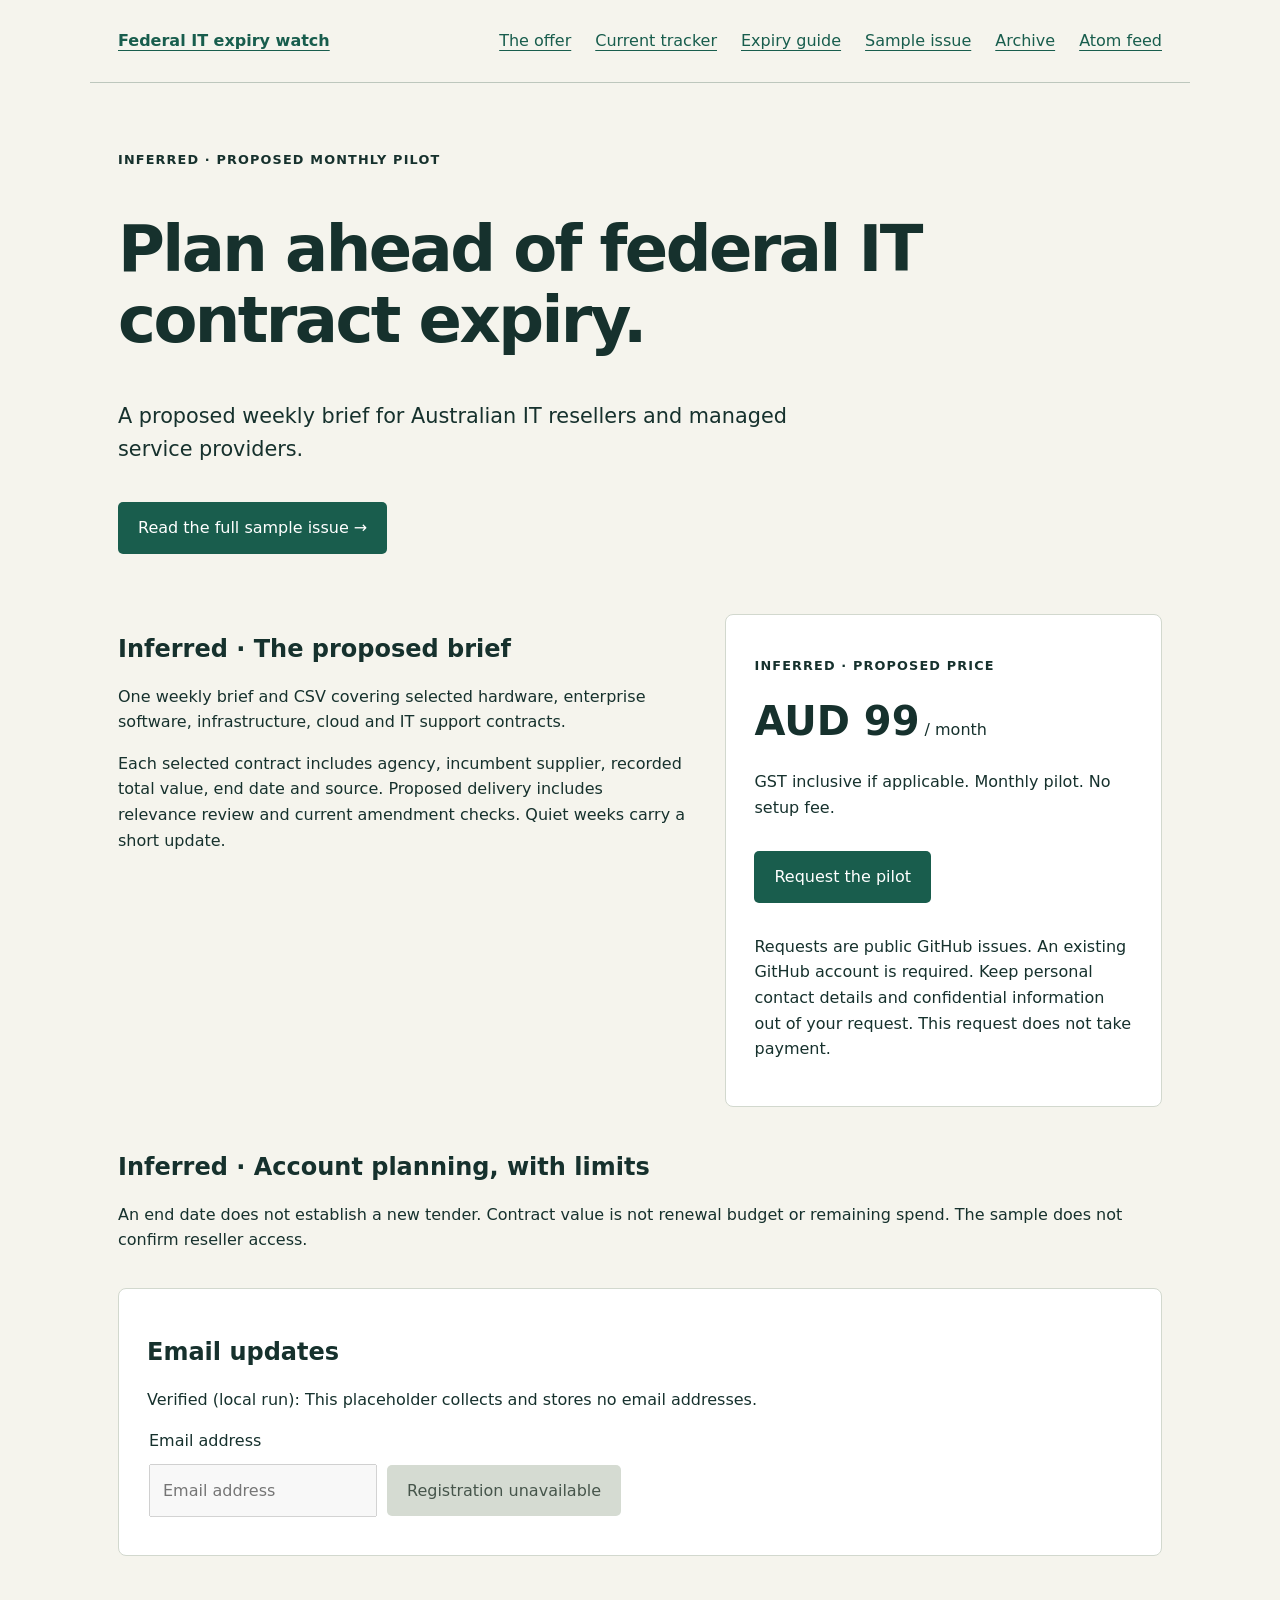
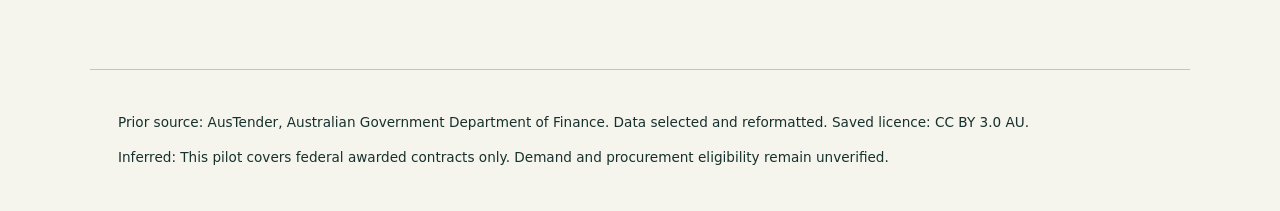
<file: index.html>
<!doctype html><html lang="en-AU"><head><meta charset="utf-8"><meta name="viewport" content="width=device-width,initial-scale=1"><link rel="stylesheet" href="styles.css"><link rel="alternate" type="application/atom+xml" title="Federal IT expiry watch issues" href="feed.atom"><title>Federal IT contract expiry intelligence | Federal IT expiry watch</title>
<meta name="description" content="Review Australian federal IT contract expiries, explore a free weekly brief and CSV, and request the proposed AUD 99/month pilot.">
<link rel="canonical" href="https://maxmaxrouge-rgb.github.io/federal-it-expiry-watch/">
<meta property="og:type" content="website">
<meta property="og:site_name" content="Federal IT expiry watch">
<meta property="og:title" content="Federal IT contract expiry intelligence | Federal IT expiry watch">
<meta property="og:description" content="Review Australian federal IT contract expiries, explore a free weekly brief and CSV, and request the proposed AUD 99/month pilot.">
<meta property="og:url" content="https://maxmaxrouge-rgb.github.io/federal-it-expiry-watch/">
<meta property="og:image" content="https://maxmaxrouge-rgb.github.io/federal-it-expiry-watch/social-preview.png">
<meta property="og:image:width" content="1200">
<meta property="og:image:height" content="630">
<meta property="og:image:alt" content="Federal IT expiry watch: Australian government IT contract intelligence">
<meta name="twitter:card" content="summary_large_image">
<meta name="twitter:title" content="Federal IT contract expiry intelligence | Federal IT expiry watch">
<meta name="twitter:description" content="Review Australian federal IT contract expiries, explore a free weekly brief and CSV, and request the proposed AUD 99/month pilot.">
<meta name="twitter:image" content="https://maxmaxrouge-rgb.github.io/federal-it-expiry-watch/social-preview.png">
<meta name="twitter:image:alt" content="Federal IT expiry watch: Australian government IT contract intelligence">
</head><body><header><a class="brand" href="index.html">Federal IT expiry watch</a><nav aria-label="Main"><a href="index.html">The offer</a><a href="sample.html">Current tracker</a><a href="find-expiring-government-it-contracts.html">Expiry guide</a><a href="issue-2026-11-09.html">Sample issue</a><a href="archive.html">Archive</a><a href="feed.atom">Atom feed</a></nav></header><main><p class="eyebrow">Inferred · Proposed monthly pilot</p><h1>Plan ahead of federal IT contract expiry.</h1><p class="lead">A proposed weekly brief for Australian IT resellers and managed service providers.</p><a class="button" href="issue-2026-11-09.html">Read the full sample issue →</a><section class="offer"><div><h2>Inferred · The proposed brief</h2><p>One weekly brief and CSV covering selected hardware, enterprise software, infrastructure, cloud and IT support contracts.</p><p>Each selected contract includes agency, incumbent supplier, recorded total value, end date and source. Proposed delivery includes relevance review and current amendment checks. Quiet weeks carry a short update.</p></div><aside><p class="eyebrow">Inferred · Proposed price</p><p class="price">AUD 99<span> / month</span></p><p>GST inclusive if applicable. Monthly pilot. No setup fee.</p><a class="button" href="https://github.com/maxmaxrouge-rgb/federal-it-expiry-watch/issues/new?template=request.yml" aria-describedby="request-status">Request the pilot</a><p id="request-status">Requests are public GitHub issues. An existing GitHub account is required. Keep personal contact details and confidential information out of your request. This request does not take payment.</p></aside></section><section><h2>Inferred · Account planning, with limits</h2><p>An end date does not establish a new tender. Contract value is not renewal budget or remaining spend. The sample does not confirm reseller access.</p></section><section class="capture"><h2>Email updates</h2><p>Verified (local run): This placeholder collects and stores no email addresses.</p><fieldset disabled><label for="email">Email address</label><input id="email" type="email" placeholder="Email address" autocomplete="off"><button disabled>Registration unavailable</button></fieldset></section></main><footer><p>Prior source: AusTender, Australian Government Department of Finance. Data selected and reformatted. Saved licence: CC BY 3.0 AU.</p><p>Inferred: This pilot covers federal awarded contracts only. Demand and procurement eligibility remain unverified.</p></footer></body></html>
</file>
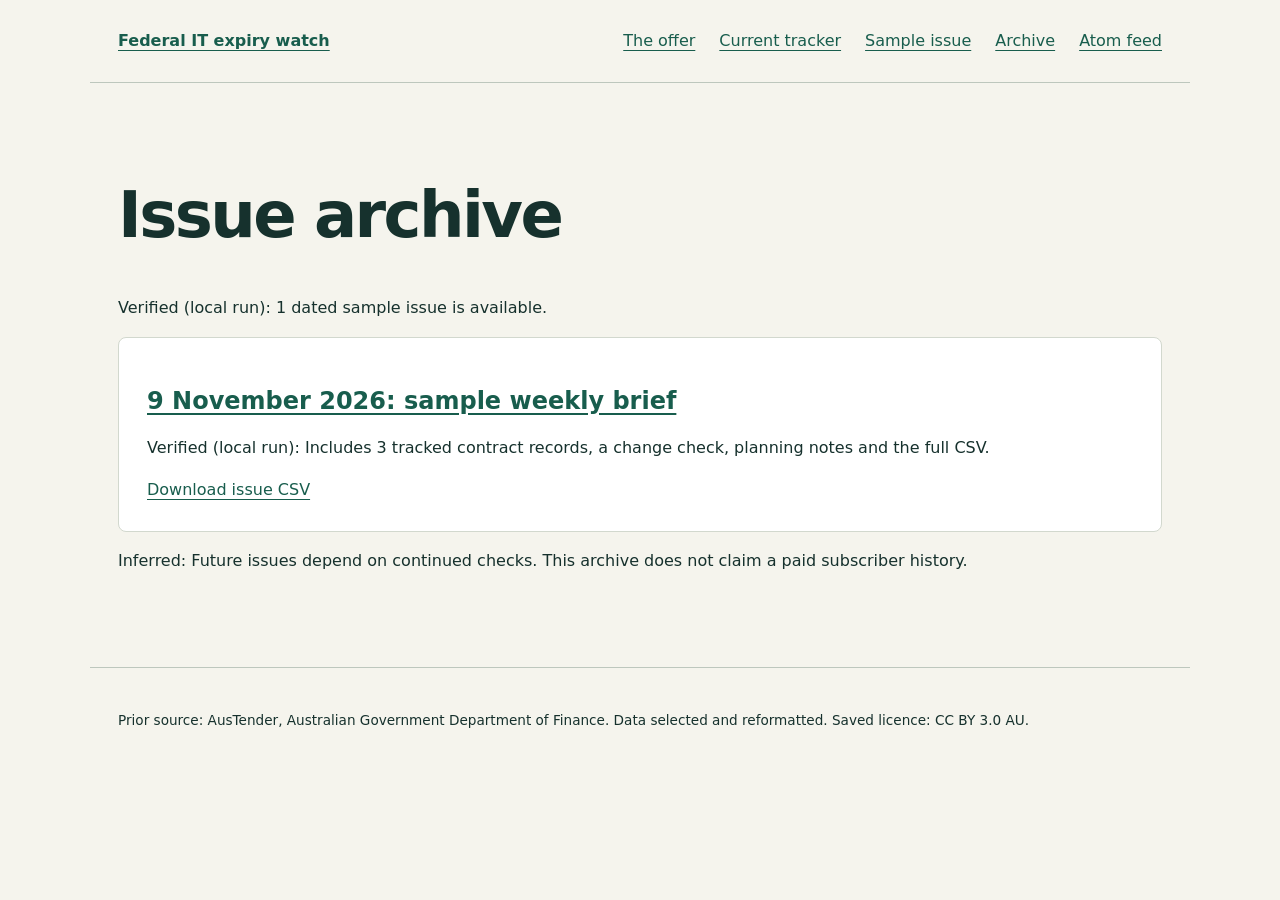
<file: archive.html>
<!doctype html><html lang="en-AU"><head><meta charset="utf-8"><meta name="viewport" content="width=device-width,initial-scale=1"><link rel="stylesheet" href="styles.css"><link rel="alternate" type="application/atom+xml" title="Federal IT expiry watch issues" href="feed.atom"><title>Weekly federal IT brief archive | Federal IT expiry watch</title>
<meta name="description" content="Browse dated sample issues of Federal IT expiry watch and download the accompanying Australian government IT contract CSV data.">
<link rel="canonical" href="https://maxmaxrouge-rgb.github.io/federal-it-expiry-watch/archive.html">
<meta property="og:type" content="website">
<meta property="og:site_name" content="Federal IT expiry watch">
<meta property="og:title" content="Weekly federal IT brief archive | Federal IT expiry watch">
<meta property="og:description" content="Browse dated sample issues of Federal IT expiry watch and download the accompanying Australian government IT contract CSV data.">
<meta property="og:url" content="https://maxmaxrouge-rgb.github.io/federal-it-expiry-watch/archive.html">
<meta property="og:image" content="https://maxmaxrouge-rgb.github.io/federal-it-expiry-watch/social-preview.png">
<meta property="og:image:width" content="1200">
<meta property="og:image:height" content="630">
<meta property="og:image:alt" content="Federal IT expiry watch: Australian government IT contract intelligence">
<meta name="twitter:card" content="summary_large_image">
<meta name="twitter:title" content="Weekly federal IT brief archive | Federal IT expiry watch">
<meta name="twitter:description" content="Browse dated sample issues of Federal IT expiry watch and download the accompanying Australian government IT contract CSV data.">
<meta name="twitter:image" content="https://maxmaxrouge-rgb.github.io/federal-it-expiry-watch/social-preview.png">
<meta name="twitter:image:alt" content="Federal IT expiry watch: Australian government IT contract intelligence">
</head><body><header><a class="brand" href="index.html">Federal IT expiry watch</a><nav aria-label="Main"><a href="index.html">The offer</a><a href="sample.html">Current tracker</a><a href="issue-2026-11-09.html">Sample issue</a><a href="archive.html">Archive</a><a href="feed.atom">Atom feed</a></nav></header><main><h1>Issue archive</h1><p>Verified (local run): 1 dated sample issue is available.</p><article><h2><a href="issue-2026-11-09.html">9 November 2026: sample weekly brief</a></h2><p>Verified (local run): Includes 3 tracked contract records, a change check, planning notes and the full CSV.</p><a href="issue-2026-11-09.csv">Download issue CSV</a></article><p>Inferred: Future issues depend on continued checks. This archive does not claim a paid subscriber history.</p></main><footer><p>Prior source: AusTender, Australian Government Department of Finance. Data selected and reformatted. Saved licence: CC BY 3.0 AU.</p></footer></body></html>
</file>
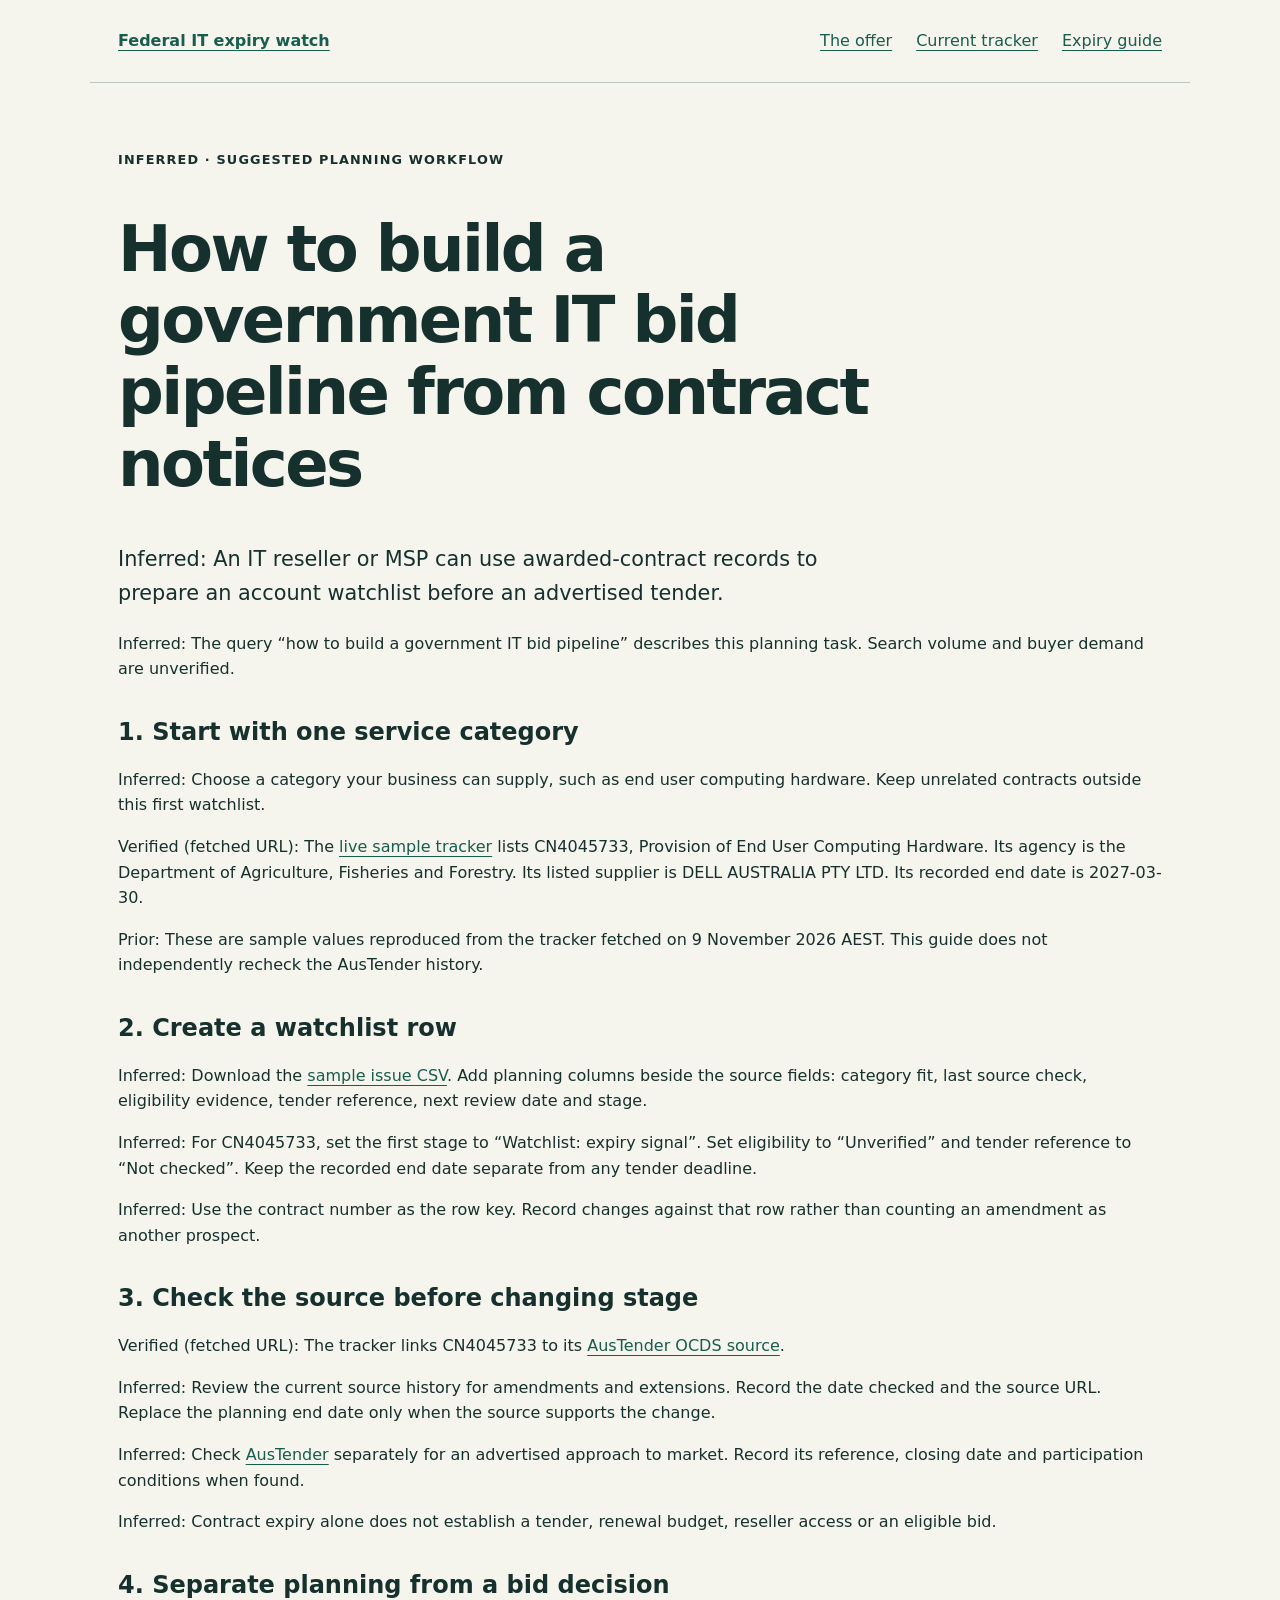
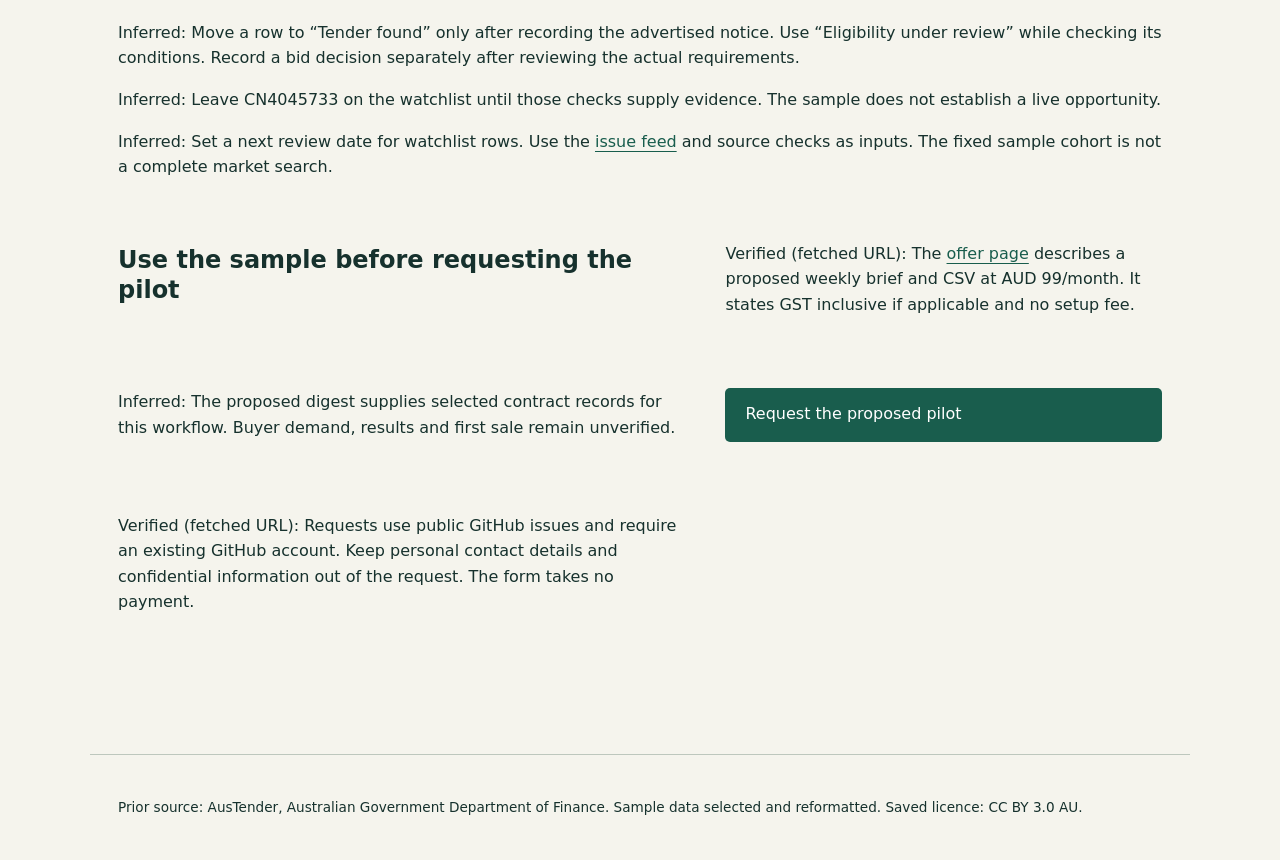
<file: build-government-it-bid-pipeline.html>
<!doctype html><html lang="en-AU"><head><meta charset="utf-8"><meta name="viewport" content="width=device-width,initial-scale=1"><link rel="stylesheet" href="styles.css"><title>How to build a government IT bid pipeline from contract notices | Federal IT expiry watch</title>
<meta name="description" content="Use the federal IT sample to create an account-planning pipeline, separate contract expiry signals from open tenders, and record source checks."><link rel="canonical" href="https://maxmaxrouge-rgb.github.io/federal-it-expiry-watch/build-government-it-bid-pipeline.html">
<meta property="og:type" content="article"><meta property="og:site_name" content="Federal IT expiry watch"><meta property="og:title" content="How to build a government IT bid pipeline from contract notices"><meta property="og:description" content="Use the federal IT sample to create an account-planning pipeline, separate contract expiry signals from open tenders, and record source checks."><meta property="og:url" content="https://maxmaxrouge-rgb.github.io/federal-it-expiry-watch/build-government-it-bid-pipeline.html"><meta property="og:image" content="https://maxmaxrouge-rgb.github.io/federal-it-expiry-watch/social-preview.png"></head>
<body><header><a class="brand" href="index.html">Federal IT expiry watch</a><nav aria-label="Main"><a href="index.html">The offer</a><a href="sample.html">Current tracker</a><a href="find-expiring-government-it-contracts.html">Expiry guide</a></nav></header><main>
<p class="eyebrow">Inferred · Suggested planning workflow</p><h1>How to build a government IT bid pipeline from contract notices</h1>
<p class="lead">Inferred: An IT reseller or MSP can use awarded-contract records to prepare an account watchlist before an advertised tender.</p>
<p>Inferred: The query “how to build a government IT bid pipeline” describes this planning task. Search volume and buyer demand are unverified.</p>
<section><h2>1. Start with one service category</h2><p>Inferred: Choose a category your business can supply, such as end user computing hardware. Keep unrelated contracts outside this first watchlist.</p><p>Verified (fetched URL): The <a href="sample.html">live sample tracker</a> lists CN4045733, Provision of End User Computing Hardware. Its agency is the Department of Agriculture, Fisheries and Forestry. Its listed supplier is DELL AUSTRALIA PTY LTD. Its recorded end date is 2027-03-30.</p><p>Prior: These are sample values reproduced from the tracker fetched on 9 November 2026 AEST. This guide does not independently recheck the AusTender history.</p></section>
<section><h2>2. Create a watchlist row</h2><p>Inferred: Download the <a href="issue-2026-11-09.csv">sample issue CSV</a>. Add planning columns beside the source fields: category fit, last source check, eligibility evidence, tender reference, next review date and stage.</p><p>Inferred: For CN4045733, set the first stage to “Watchlist: expiry signal”. Set eligibility to “Unverified” and tender reference to “Not checked”. Keep the recorded end date separate from any tender deadline.</p><p>Inferred: Use the contract number as the row key. Record changes against that row rather than counting an amendment as another prospect.</p></section>
<section><h2>3. Check the source before changing stage</h2><p>Verified (fetched URL): The tracker links CN4045733 to its <a href="https://api.tenders.gov.au/ocds/findById/CN4045733">AusTender OCDS source</a>.</p><p>Inferred: Review the current source history for amendments and extensions. Record the date checked and the source URL. Replace the planning end date only when the source supports the change.</p><p>Inferred: Check <a href="https://www.tenders.gov.au/">AusTender</a> separately for an advertised approach to market. Record its reference, closing date and participation conditions when found.</p><p>Inferred: Contract expiry alone does not establish a tender, renewal budget, reseller access or an eligible bid.</p></section>
<section><h2>4. Separate planning from a bid decision</h2><p>Inferred: Move a row to “Tender found” only after recording the advertised notice. Use “Eligibility under review” while checking its conditions. Record a bid decision separately after reviewing the actual requirements.</p><p>Inferred: Leave CN4045733 on the watchlist until those checks supply evidence. The sample does not establish a live opportunity.</p><p>Inferred: Set a next review date for watchlist rows. Use the <a href="feed.atom">issue feed</a> and source checks as inputs. The fixed sample cohort is not a complete market search.</p></section>
<section class="offer"><h2>Use the sample before requesting the pilot</h2><p>Verified (fetched URL): The <a href="index.html">offer page</a> describes a proposed weekly brief and CSV at AUD 99/month. It states GST inclusive if applicable and no setup fee.</p><p>Inferred: The proposed digest supplies selected contract records for this workflow. Buyer demand, results and first sale remain unverified.</p><a class="button" href="https://github.com/maxmaxrouge-rgb/federal-it-expiry-watch/issues/new?template=request.yml">Request the proposed pilot</a><p>Verified (fetched URL): Requests use public GitHub issues and require an existing GitHub account. Keep personal contact details and confidential information out of the request. The form takes no payment.</p></section>
</main><footer><p>Prior source: AusTender, Australian Government Department of Finance. Sample data selected and reformatted. Saved licence: CC BY 3.0 AU.</p></footer></body></html>
</file>
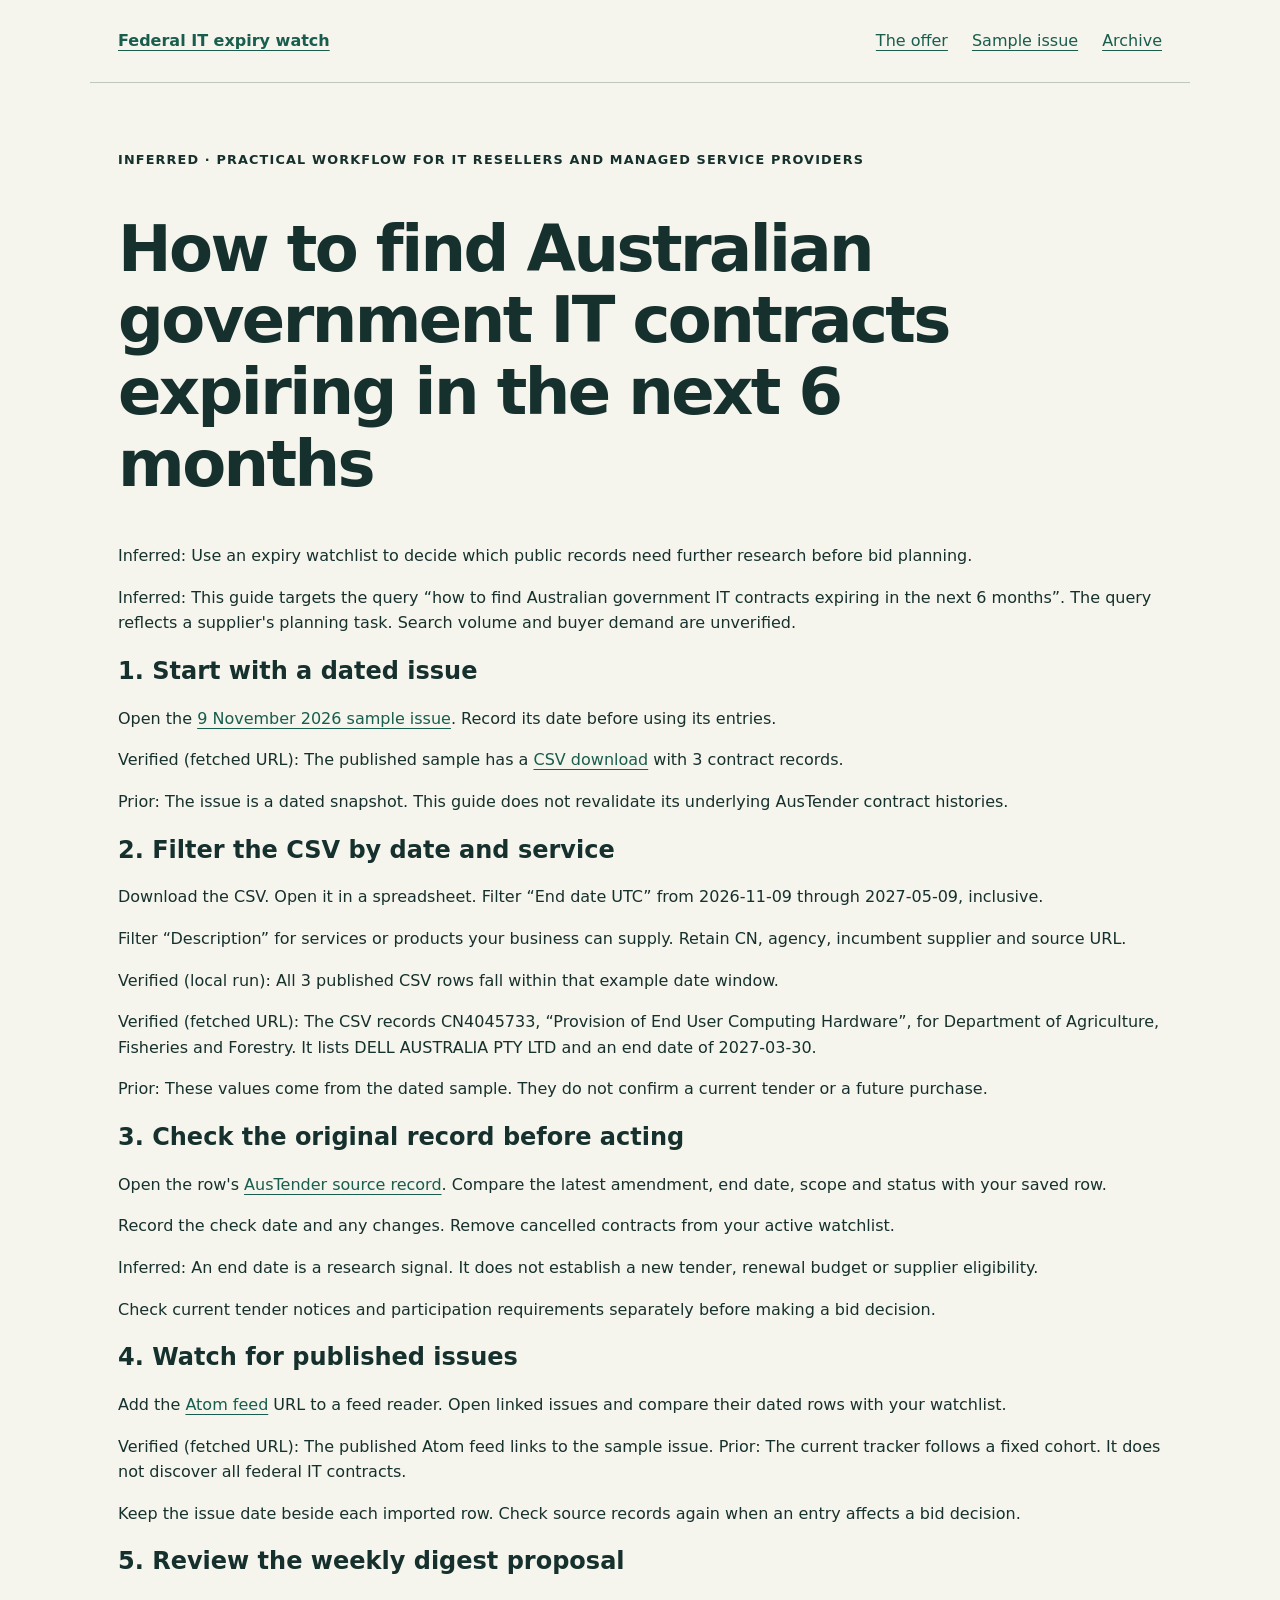
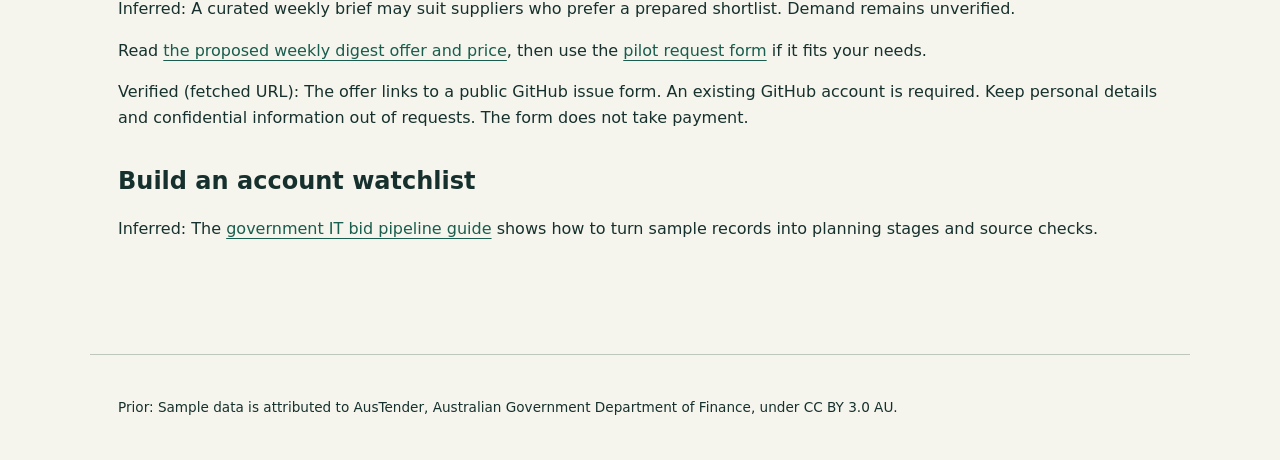
<file: find-expiring-government-it-contracts.html>
<!doctype html><html lang="en-AU"><head><meta charset="utf-8"><meta name="viewport" content="width=device-width,initial-scale=1"><link rel="stylesheet" href="styles.css"><link rel="alternate" type="application/atom+xml" title="Federal IT expiry watch issues" href="feed.atom"><title>How to find Australian government IT contracts expiring in the next 6 months | Federal IT expiry watch</title>
<meta name="description" content="Use a federal IT contract sample, CSV and Atom feed to build an expiry watchlist and check source records before bid planning.">
<link rel="canonical" href="https://maxmaxrouge-rgb.github.io/federal-it-expiry-watch/find-expiring-government-it-contracts.html">
<meta property="og:type" content="website">
<meta property="og:site_name" content="Federal IT expiry watch">
<meta property="og:title" content="How to find Australian government IT contracts expiring in the next 6 months">
<meta property="og:description" content="Use a federal IT contract sample, CSV and Atom feed to build an expiry watchlist and check source records before bid planning.">
<meta property="og:url" content="https://maxmaxrouge-rgb.github.io/federal-it-expiry-watch/find-expiring-government-it-contracts.html">
<meta property="og:image" content="https://maxmaxrouge-rgb.github.io/federal-it-expiry-watch/social-preview.png">
<meta property="og:image:width" content="1200">
<meta property="og:image:height" content="630">
<meta property="og:image:alt" content="Federal IT expiry watch: Australian government IT contract intelligence">
<meta name="twitter:card" content="summary_large_image">
<meta name="twitter:title" content="How to find Australian government IT contracts expiring in the next 6 months">
<meta name="twitter:description" content="Use a federal IT contract sample, CSV and Atom feed to build an expiry watchlist and check source records before bid planning.">
<meta name="twitter:image" content="https://maxmaxrouge-rgb.github.io/federal-it-expiry-watch/social-preview.png">
<meta name="twitter:image:alt" content="Federal IT expiry watch: Australian government IT contract intelligence">
</head><body><header><a class="brand" href="index.html">Federal IT expiry watch</a><nav><a href="index.html">The offer</a><a href="issue-2026-11-09.html">Sample issue</a><a href="archive.html">Archive</a></nav></header><main>
<p class="eyebrow">Inferred · Practical workflow for IT resellers and managed service providers</p><h1>How to find Australian government IT contracts expiring in the next 6 months</h1>
<p>Inferred: Use an expiry watchlist to decide which public records need further research before bid planning.</p>
<p>Inferred: This guide targets the query “how to find Australian government IT contracts expiring in the next 6 months”. The query reflects a supplier's planning task. Search volume and buyer demand are unverified.</p>
<h2>1. Start with a dated issue</h2><p>Open the <a href="issue-2026-11-09.html">9 November 2026 sample issue</a>. Record its date before using its entries.</p>
<p>Verified (fetched URL): The published sample has a <a href="issue-2026-11-09.csv">CSV download</a> with 3 contract records.</p>
<p>Prior: The issue is a dated snapshot. This guide does not revalidate its underlying AusTender contract histories.</p>
<h2>2. Filter the CSV by date and service</h2><p>Download the CSV. Open it in a spreadsheet. Filter “End date UTC” from 2026-11-09 through 2027-05-09, inclusive.</p><p>Filter “Description” for services or products your business can supply. Retain CN, agency, incumbent supplier and source URL.</p>
<p>Verified (local run): All 3 published CSV rows fall within that example date window.</p>
<p>Verified (fetched URL): The CSV records CN4045733, “Provision of End User Computing Hardware”, for Department of Agriculture, Fisheries and Forestry. It lists DELL AUSTRALIA PTY LTD and an end date of 2027-03-30.</p>
<p>Prior: These values come from the dated sample. They do not confirm a current tender or a future purchase.</p>
<h2>3. Check the original record before acting</h2><p>Open the row's <a href="https://api.tenders.gov.au/ocds/findById/CN4045733">AusTender source record</a>. Compare the latest amendment, end date, scope and status with your saved row.</p><p>Record the check date and any changes. Remove cancelled contracts from your active watchlist.</p>
<p>Inferred: An end date is a research signal. It does not establish a new tender, renewal budget or supplier eligibility.</p><p>Check current tender notices and participation requirements separately before making a bid decision.</p>
<h2>4. Watch for published issues</h2><p>Add the <a href="feed.atom">Atom feed</a> URL to a feed reader. Open linked issues and compare their dated rows with your watchlist.</p><p>Verified (fetched URL): The published Atom feed links to the sample issue. Prior: The current tracker follows a fixed cohort. It does not discover all federal IT contracts.</p><p>Keep the issue date beside each imported row. Check source records again when an entry affects a bid decision.</p>
<h2>5. Review the weekly digest proposal</h2><p>Inferred: A curated weekly brief may suit suppliers who prefer a prepared shortlist. Demand remains unverified.</p><p>Read <a href="index.html">the proposed weekly digest offer and price</a>, then use the <a href="https://github.com/maxmaxrouge-rgb/federal-it-expiry-watch/issues/new?template=request.yml">pilot request form</a> if it fits your needs.</p><p>Verified (fetched URL): The offer links to a public GitHub issue form. An existing GitHub account is required. Keep personal details and confidential information out of requests. The form does not take payment.</p>
<section><h2>Build an account watchlist</h2><p>Inferred: The <a href="build-government-it-bid-pipeline.html">government IT bid pipeline guide</a> shows how to turn sample records into planning stages and source checks.</p></section></main><footer><p>Prior: Sample data is attributed to AusTender, Australian Government Department of Finance, under CC BY 3.0 AU.</p></footer></body></html>
</file>
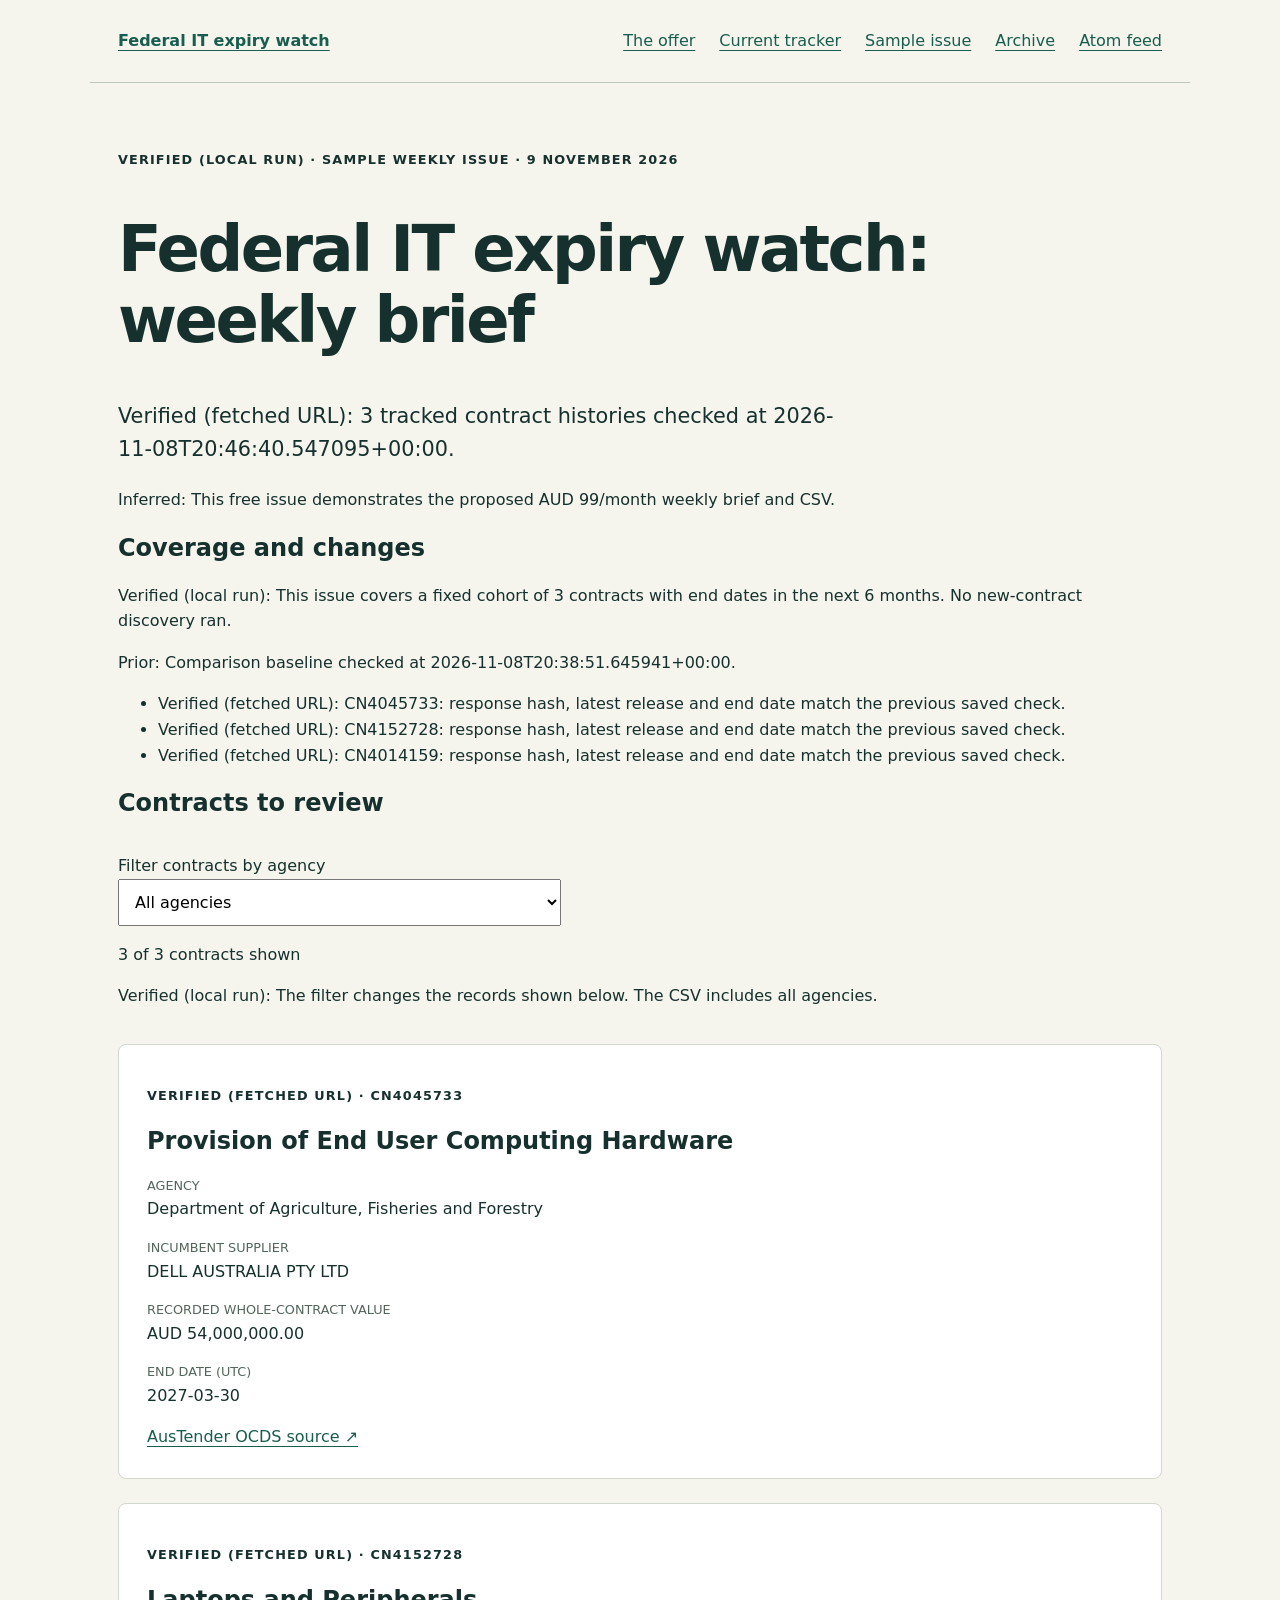
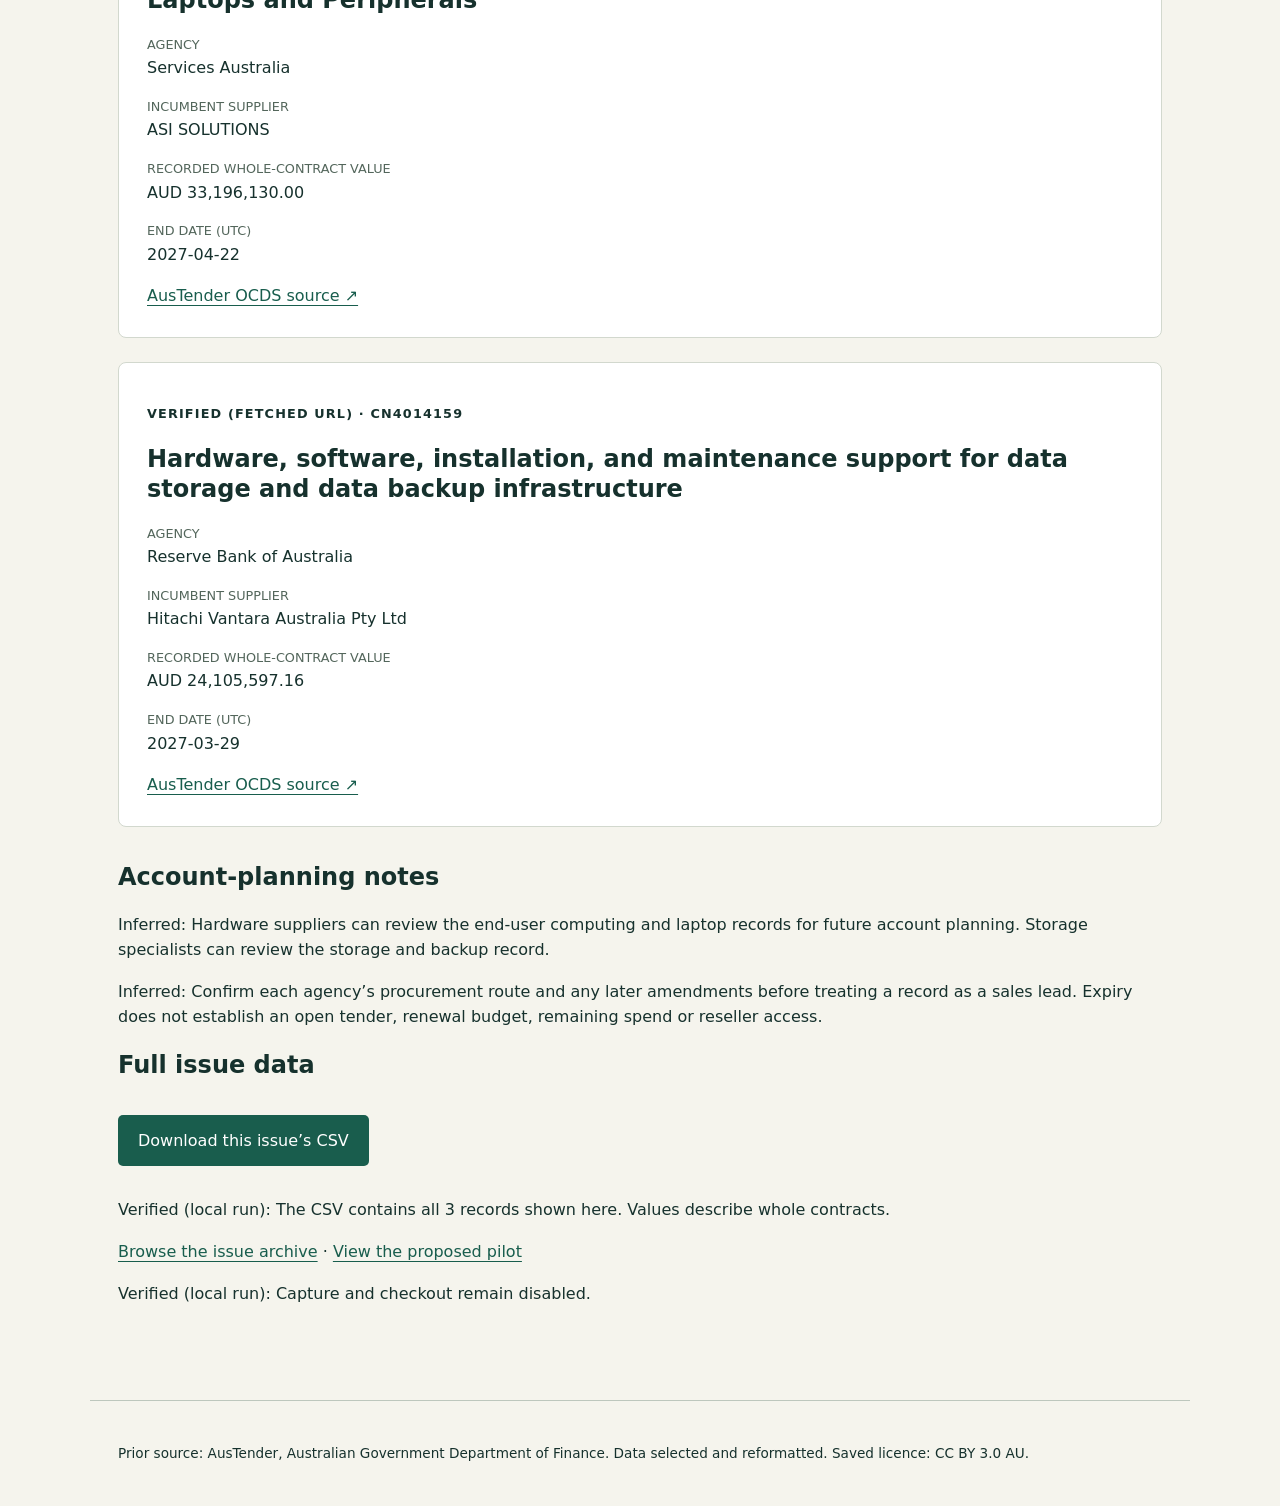
<file: issue-2026-11-09.html>
<!doctype html><html lang="en-AU"><head><meta charset="utf-8"><meta name="viewport" content="width=device-width,initial-scale=1"><link rel="stylesheet" href="styles.css"><link rel="alternate" type="application/atom+xml" title="Federal IT expiry watch issues" href="feed.atom"><title>Federal IT expiry brief: 9 November 2026 | Federal IT expiry watch</title>
<meta name="description" content="Read the 9 November 2026 sample brief covering 3 federal IT contracts, source checks, account-planning notes and a downloadable CSV.">
<link rel="canonical" href="https://maxmaxrouge-rgb.github.io/federal-it-expiry-watch/issue-2026-11-09.html">
<meta property="og:type" content="website">
<meta property="og:site_name" content="Federal IT expiry watch">
<meta property="og:title" content="Federal IT expiry brief: 9 November 2026 | Federal IT expiry watch">
<meta property="og:description" content="Read the 9 November 2026 sample brief covering 3 federal IT contracts, source checks, account-planning notes and a downloadable CSV.">
<meta property="og:url" content="https://maxmaxrouge-rgb.github.io/federal-it-expiry-watch/issue-2026-11-09.html">
<meta property="og:image" content="https://maxmaxrouge-rgb.github.io/federal-it-expiry-watch/social-preview.png">
<meta property="og:image:width" content="1200">
<meta property="og:image:height" content="630">
<meta property="og:image:alt" content="Federal IT expiry watch: Australian government IT contract intelligence">
<meta name="twitter:card" content="summary_large_image">
<meta name="twitter:title" content="Federal IT expiry brief: 9 November 2026 | Federal IT expiry watch">
<meta name="twitter:description" content="Read the 9 November 2026 sample brief covering 3 federal IT contracts, source checks, account-planning notes and a downloadable CSV.">
<meta name="twitter:image" content="https://maxmaxrouge-rgb.github.io/federal-it-expiry-watch/social-preview.png">
<meta name="twitter:image:alt" content="Federal IT expiry watch: Australian government IT contract intelligence">
</head><body><header><a class="brand" href="index.html">Federal IT expiry watch</a><nav aria-label="Main"><a href="index.html">The offer</a><a href="sample.html">Current tracker</a><a href="issue-2026-11-09.html">Sample issue</a><a href="archive.html">Archive</a><a href="feed.atom">Atom feed</a></nav></header><main><p class="eyebrow">Verified (local run) · Sample weekly issue · 9 November 2026</p><h1>Federal IT expiry watch: weekly brief</h1><p class="lead">Verified (fetched URL): 3 tracked contract histories checked at 2026-11-08T20:46:40.547095+00:00.</p><p>Inferred: This free issue demonstrates the proposed AUD 99/month weekly brief and CSV.</p><h2>Coverage and changes</h2><p>Verified (local run): This issue covers a fixed cohort of 3 contracts with end dates in the next 6 months. No new-contract discovery ran.</p><p>Prior: Comparison baseline checked at 2026-11-08T20:38:51.645941+00:00.</p><ul><li>Verified (fetched URL): CN4045733: response hash, latest release and end date match the previous saved check.</li><li>Verified (fetched URL): CN4152728: response hash, latest release and end date match the previous saved check.</li><li>Verified (fetched URL): CN4014159: response hash, latest release and end date match the previous saved check.</li></ul><h2>Contracts to review</h2><section id="agency-controls" hidden><label for="agency-filter">Filter contracts by agency</label><select id="agency-filter"><option value="">All agencies</option></select><p id="agency-count" role="status" aria-live="polite"></p><p>Verified (local run): The filter changes the records shown below. The CSV includes all agencies.</p></section><div class="records"><article><p class="eyebrow">Verified (fetched URL) · CN4045733</p><h2>Provision of End User Computing Hardware</h2><dl><dt>Agency</dt><dd>Department of Agriculture, Fisheries and Forestry</dd><dt>Incumbent supplier</dt><dd>DELL AUSTRALIA PTY LTD</dd><dt>Recorded whole-contract value</dt><dd>AUD 54,000,000.00</dd><dt>End date (UTC)</dt><dd>2027-03-30</dd></dl><a href="https://api.tenders.gov.au/ocds/findById/CN4045733">AusTender OCDS source ↗</a></article><article><p class="eyebrow">Verified (fetched URL) · CN4152728</p><h2>Laptops and Peripherals</h2><dl><dt>Agency</dt><dd>Services Australia</dd><dt>Incumbent supplier</dt><dd>ASI SOLUTIONS</dd><dt>Recorded whole-contract value</dt><dd>AUD 33,196,130.00</dd><dt>End date (UTC)</dt><dd>2027-04-22</dd></dl><a href="https://api.tenders.gov.au/ocds/findById/CN4152728">AusTender OCDS source ↗</a></article><article><p class="eyebrow">Verified (fetched URL) · CN4014159</p><h2>Hardware, software, installation, and maintenance support for data storage and data backup infrastructure</h2><dl><dt>Agency</dt><dd>Reserve Bank of Australia</dd><dt>Incumbent supplier</dt><dd>Hitachi Vantara Australia Pty Ltd</dd><dt>Recorded whole-contract value</dt><dd>AUD 24,105,597.16</dd><dt>End date (UTC)</dt><dd>2027-03-29</dd></dl><a href="https://api.tenders.gov.au/ocds/findById/CN4014159">AusTender OCDS source ↗</a></article></div><h2>Account-planning notes</h2><p>Inferred: Hardware suppliers can review the end-user computing and laptop records for future account planning. Storage specialists can review the storage and backup record.</p><p>Inferred: Confirm each agency’s procurement route and any later amendments before treating a record as a sales lead. Expiry does not establish an open tender, renewal budget, remaining spend or reseller access.</p><h2>Full issue data</h2><p><a class="button" href="issue-2026-11-09.csv">Download this issue’s CSV</a></p><p>Verified (local run): The CSV contains all 3 records shown here. Values describe whole contracts.</p><p><a href="archive.html">Browse the issue archive</a> · <a href="index.html">View the proposed pilot</a></p><p>Verified (local run): Capture and checkout remain disabled.</p></main><footer><p>Prior source: AusTender, Australian Government Department of Finance. Data selected and reformatted. Saved licence: CC BY 3.0 AU.</p></footer><script src="agency-filter.js" defer></script></body></html>
</file>
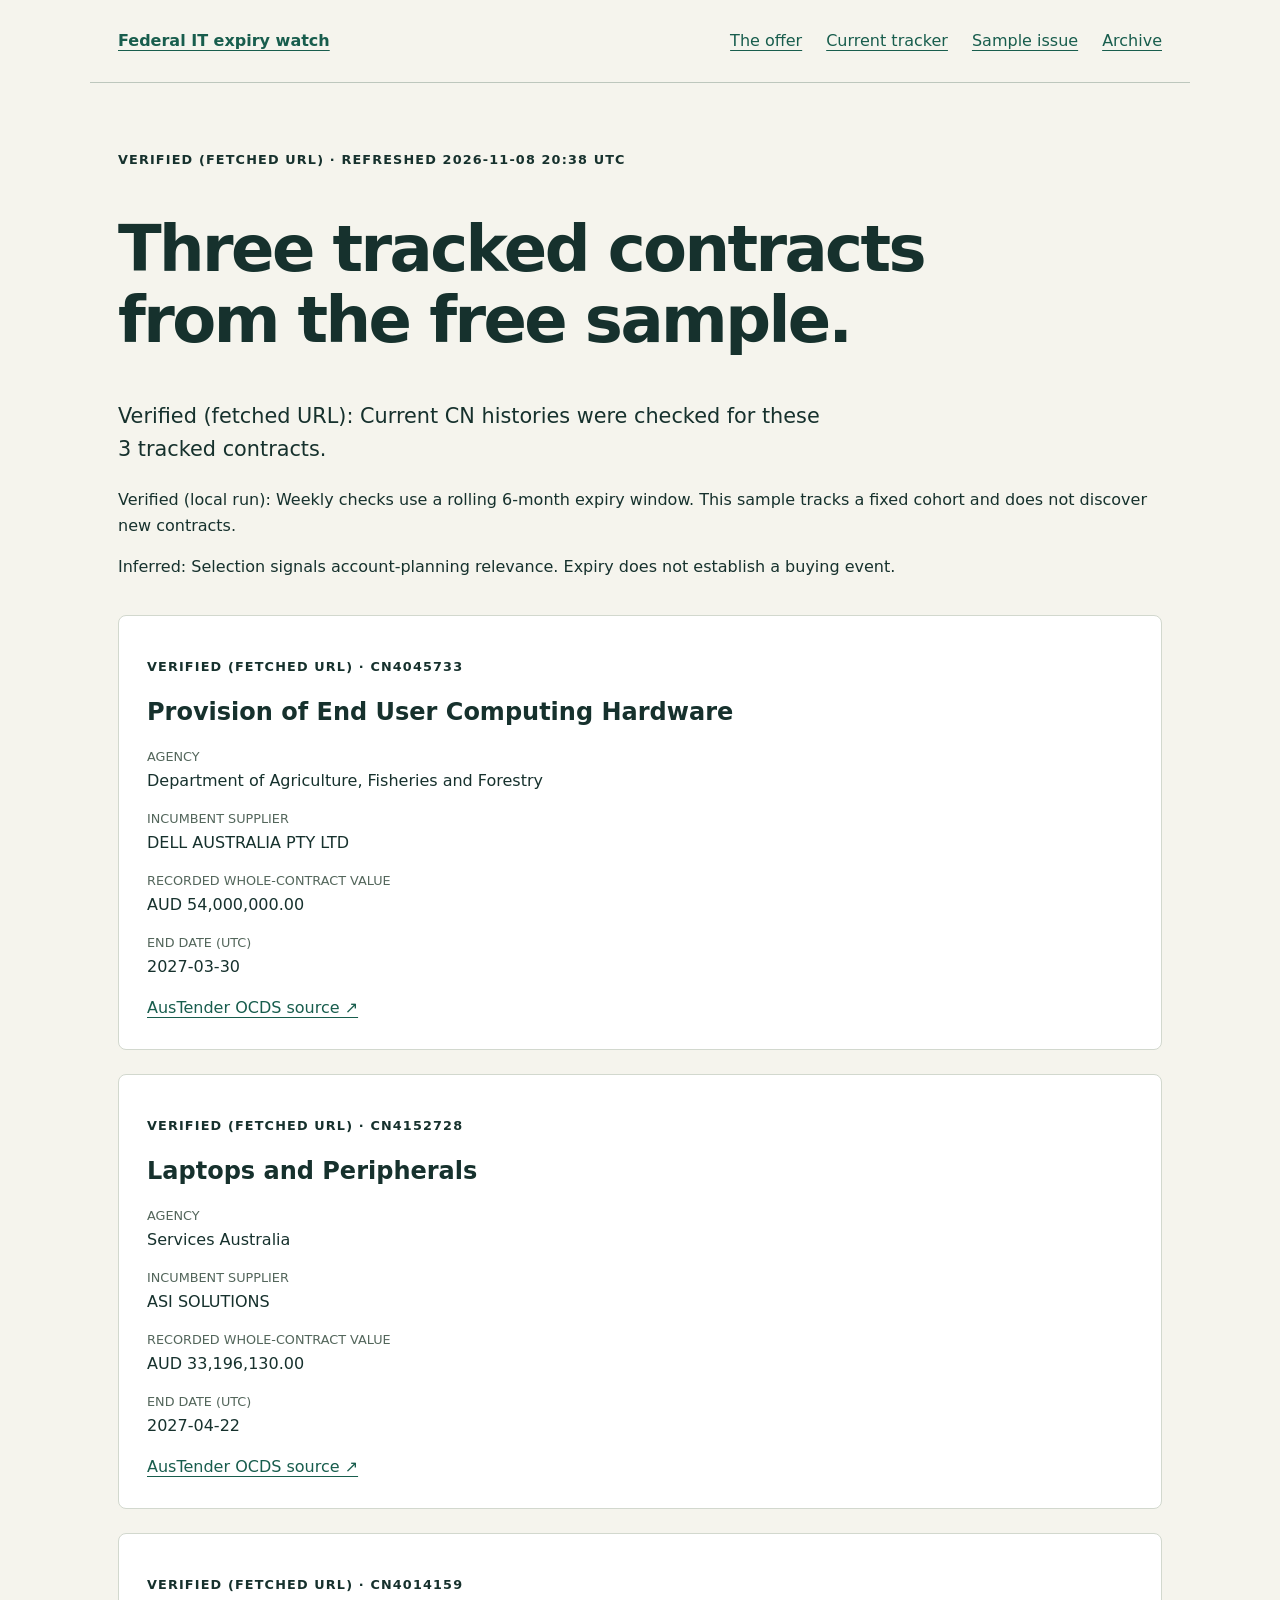
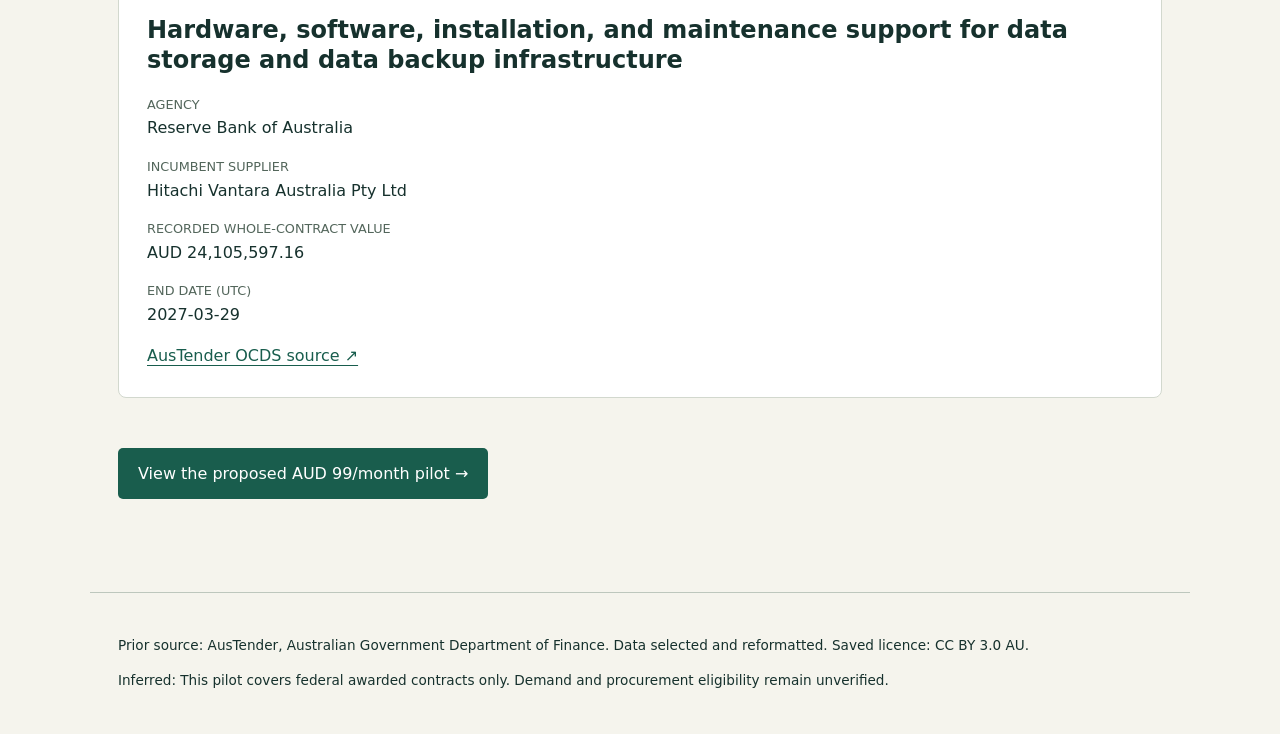
<file: sample.html>
<!doctype html><html lang="en-AU"><head><meta charset="utf-8"><meta name="viewport" content="width=device-width,initial-scale=1"><link rel="stylesheet" href="styles.css"><title>Current federal IT contract tracker | Federal IT expiry watch</title>
<meta name="description" content="Review the fixed cohort of 3 Australian federal IT contracts, with agency, supplier, value, expiry dates and AusTender source links.">
<link rel="canonical" href="https://maxmaxrouge-rgb.github.io/federal-it-expiry-watch/sample.html">
<meta property="og:type" content="website">
<meta property="og:site_name" content="Federal IT expiry watch">
<meta property="og:title" content="Current federal IT contract tracker | Federal IT expiry watch">
<meta property="og:description" content="Review the fixed cohort of 3 Australian federal IT contracts, with agency, supplier, value, expiry dates and AusTender source links.">
<meta property="og:url" content="https://maxmaxrouge-rgb.github.io/federal-it-expiry-watch/sample.html">
<meta property="og:image" content="https://maxmaxrouge-rgb.github.io/federal-it-expiry-watch/social-preview.png">
<meta property="og:image:width" content="1200">
<meta property="og:image:height" content="630">
<meta property="og:image:alt" content="Federal IT expiry watch: Australian government IT contract intelligence">
<meta name="twitter:card" content="summary_large_image">
<meta name="twitter:title" content="Current federal IT contract tracker | Federal IT expiry watch">
<meta name="twitter:description" content="Review the fixed cohort of 3 Australian federal IT contracts, with agency, supplier, value, expiry dates and AusTender source links.">
<meta name="twitter:image" content="https://maxmaxrouge-rgb.github.io/federal-it-expiry-watch/social-preview.png">
<meta name="twitter:image:alt" content="Federal IT expiry watch: Australian government IT contract intelligence">
</head><body><header><a class="brand" href="index.html">Federal IT expiry watch</a><nav aria-label="Main"><a href="index.html">The offer</a><a href="sample.html">Current tracker</a><a href="issue-2026-11-09.html">Sample issue</a><a href="archive.html">Archive</a></nav></header><main><p class="eyebrow">Verified (fetched URL) · Refreshed 2026-11-08 20:38 UTC</p><h1>Three tracked contracts from the free sample.</h1><p class="lead">Verified (fetched URL): Current CN histories were checked for these 3 tracked contracts.</p><p>Verified (local run): Weekly checks use a rolling 6-month expiry window. This sample tracks a fixed cohort and does not discover new contracts.</p><p>Inferred: Selection signals account-planning relevance. Expiry does not establish a buying event.</p><div class="records"><article><p class="eyebrow">Verified (fetched URL) · CN4045733</p><h2>Provision of End User Computing Hardware</h2><dl><dt>Agency</dt><dd>Department of Agriculture, Fisheries and Forestry</dd><dt>Incumbent supplier</dt><dd>DELL AUSTRALIA PTY LTD</dd><dt>Recorded whole-contract value</dt><dd>AUD 54,000,000.00</dd><dt>End date (UTC)</dt><dd>2027-03-30</dd></dl><a href="https://api.tenders.gov.au/ocds/findById/CN4045733">AusTender OCDS source ↗</a></article><article><p class="eyebrow">Verified (fetched URL) · CN4152728</p><h2>Laptops and Peripherals</h2><dl><dt>Agency</dt><dd>Services Australia</dd><dt>Incumbent supplier</dt><dd>ASI SOLUTIONS</dd><dt>Recorded whole-contract value</dt><dd>AUD 33,196,130.00</dd><dt>End date (UTC)</dt><dd>2027-04-22</dd></dl><a href="https://api.tenders.gov.au/ocds/findById/CN4152728">AusTender OCDS source ↗</a></article><article><p class="eyebrow">Verified (fetched URL) · CN4014159</p><h2>Hardware, software, installation, and maintenance support for data storage and data backup infrastructure</h2><dl><dt>Agency</dt><dd>Reserve Bank of Australia</dd><dt>Incumbent supplier</dt><dd>Hitachi Vantara Australia Pty Ltd</dd><dt>Recorded whole-contract value</dt><dd>AUD 24,105,597.16</dd><dt>End date (UTC)</dt><dd>2027-03-29</dd></dl><a href="https://api.tenders.gov.au/ocds/findById/CN4014159">AusTender OCDS source ↗</a></article></div><a class="button" href="index.html">View the proposed AUD 99/month pilot →</a></main><footer><p>Prior source: AusTender, Australian Government Department of Finance. Data selected and reformatted. Saved licence: CC BY 3.0 AU.</p><p>Inferred: This pilot covers federal awarded contracts only. Demand and procurement eligibility remain unverified.</p></footer></body></html>
</file>
<file: styles.css>
:root{font-family:system-ui,sans-serif;color:#16312d;background:#f5f4ed;line-height:1.6}*{box-sizing:border-box}body{margin:0}header,main,footer{max-width:1100px;margin:auto;padding:28px}header{display:flex;justify-content:space-between;gap:24px;border-bottom:1px solid #bdc7bd}.brand{font-weight:750}nav{display:flex;gap:24px}a{color:#185d4d;text-underline-offset:4px}h1{font-size:clamp(2.2rem,5vw,4.2rem);max-width:850px;line-height:1.12;letter-spacing:-.04em}h2{line-height:1.25}main{padding-top:55px}.lead{font-size:1.3rem;max-width:720px}.eyebrow{font-size:.8rem;text-transform:uppercase;letter-spacing:.09em;font-weight:650}.button,button{display:inline-block;padding:13px 20px;border-radius:5px;background:#195d4d;color:white;border:0;font:inherit}.button{margin:15px 0;text-decoration:none}button:disabled{background:#d5dbd2;color:#46554b;cursor:not-allowed}.offer{display:grid;grid-template-columns:1.3fr 1fr;gap:40px;margin:45px 0}aside,article,.capture{background:white;padding:28px;border:1px solid #d2d8ce;border-radius:8px}.price{font-size:2.5rem;font-weight:750;margin:12px 0}.price span{font-size:1rem;font-weight:400}section{margin:35px 0}fieldset{border:0;padding:0}label{display:block}input{padding:12px;font:inherit;max-width:100%;margin:10px 10px 10px 0}footer{font-size:.85rem;border-top:1px solid #bdc7bd;margin-top:50px}.records{display:grid;gap:24px;margin:35px 0}dt{font-size:.8rem;text-transform:uppercase;color:#53665b;margin-top:16px}dd{margin:0;overflow-wrap:anywhere}a:focus-visible{outline:3px solid #bf7020;outline-offset:5px}@media(max-width:650px){header{flex-direction:column}.offer{grid-template-columns:1fr}main{padding-top:25px}article,aside,.capture{padding:20px}}

[hidden]{display:none!important}select{font:inherit;max-width:100%;padding:12px}select:focus-visible{outline:3px solid #bf7020;outline-offset:3px}
</file>
